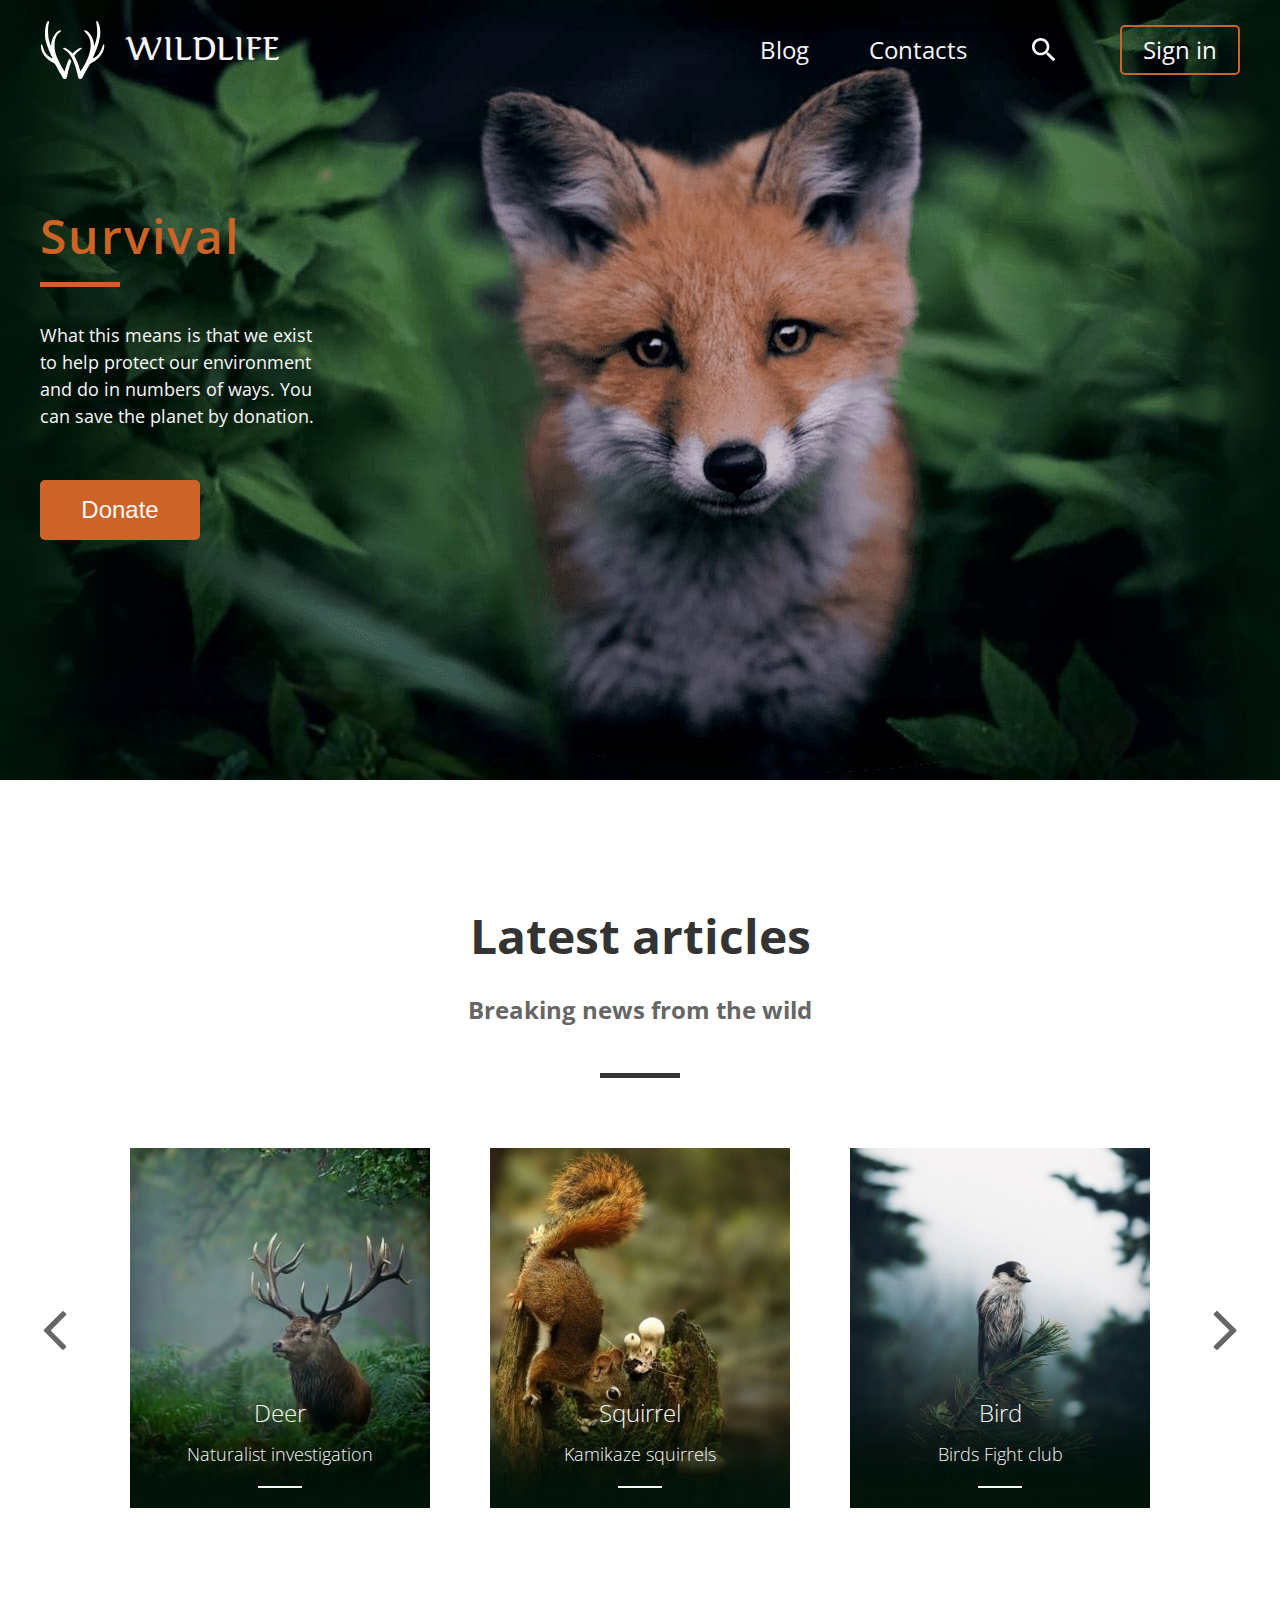
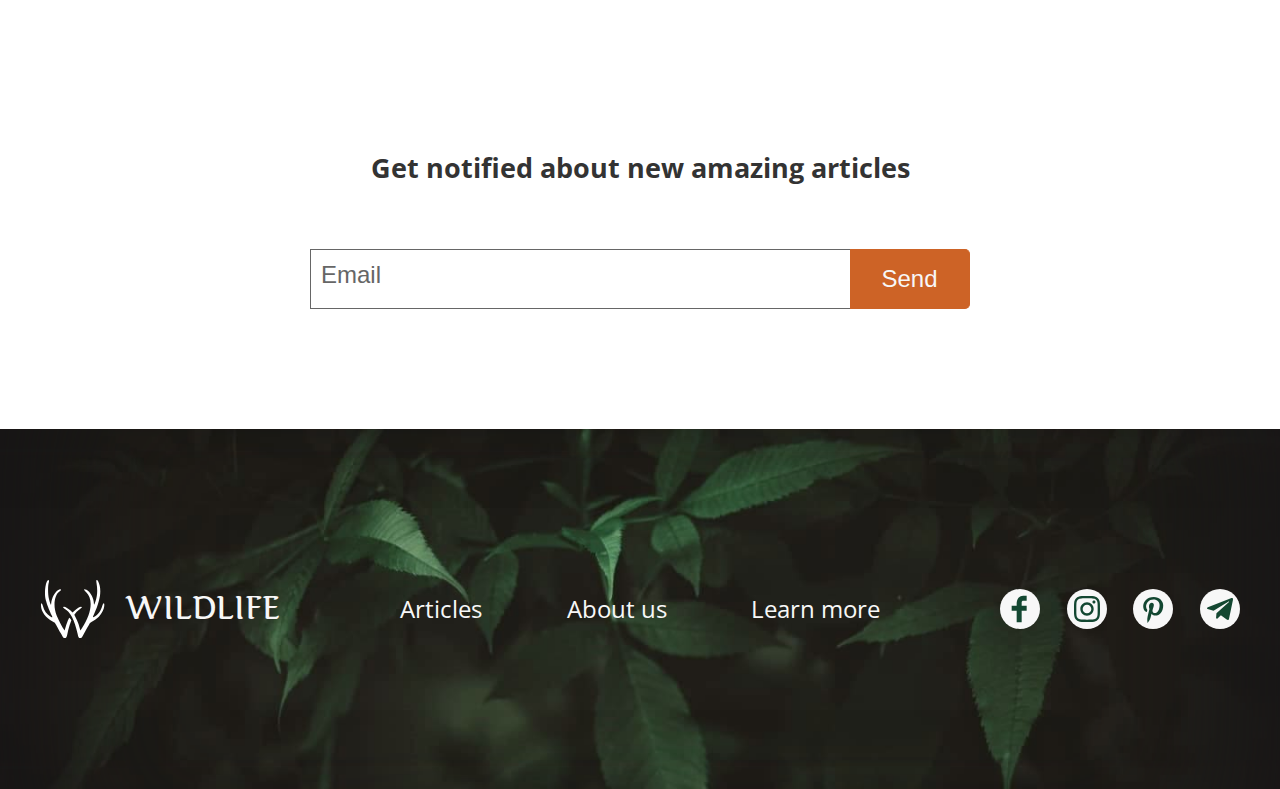
<file: 06-build-page/project-dist/index.html>
<!DOCTYPE html>
<html lang="en">
  <head>
    <meta charset="UTF-8" />
    <meta name="viewport" content="width=device-width, initial-scale=1.0"/>
    <link
      href="https://fonts.googleapis.com/css2?family=Open+Sans:wght@100;300;400;600&display=swap"
      rel="stylesheet"
    />
    <link rel="stylesheet" href="style.css"/>
    <title>wildlife</title>
  </head>
<body>
    <header class="header">
  <div class="container">
    <div class="inner-container">
      <nav class="main-nav">
        <div class="logo">
          <div class="logo-icon"></div>
          <h1>wildlife</h1>
        </div>
        <ul class="nav-list">
          <li class="list-item"><a href="#">Blog</a></li>
          <li class="list-item"><a href="#">Contacts</a></li>
          <li class="list-item search"><a href="#"></a></li>
          <li class="list-item login"><a href="#">Sign in</a></li>
        </ul>
      </nav>
      <div class="header-promo">
        <h2 class="header-title">Survival</h2>
        <p class="header-text">
          What this means is that we exist to help protect our environment
          and do in numbers of ways. You can save the planet by donation.
        </p>
        <button class="header-button">Donate</button>
      </div>
    </div>
  </div>
</header>
    <main class="main">
      <div class="container">
  <div class="inner-container">
    <h2 class="main-title">Latest articles</h2>
    <h3 class="main-subtitle">Breaking news from the wild</h3>
    <div class="slider">
      <a class="arrow arrow-left"></a>
      <div class="item item1">
        <a href="#">
          <h2 class="item-title">Deer</h2>
          <h3 class="item-subtitle">Naturalist investigation</h3>
        </a>
      </div>
      <div class="item item2">
        <a href="#">
          <h2 class="item-title">Squirrel</h2>
          <h3 class="item-subtitle">Kamikaze squirrels</h3>
        </a>
      </div>
      <div class="item item3">
        <a href="#">
          <h2 class="item-title">Bird</h2>
          <h3 class="item-subtitle">Birds Fight club</h3>
        </a>
      </div>
      <a class="arrow arrow-right"></a>
    </div>
    <div class="mail">
      <h2 class="mail-title">Get notified about new amazing articles</h2>
      <form action="#" method="post" class="mail-form">
        <input
          type="text"
          class="mail-input"
          placeholder="Email"
          required
          autofocus
        />
        <input type="submit" class="mail-button" value="Send"/>
      </form>
    </div>
  </div>
</div>
    </main>   
    <footer class="footer">
  <div class="container">
    <div class="inner-container footer-inner-container">
      <div class="logo">
        <div class="logo-icon"></div>
        <h2>wildlife</h2>
      </div>
      <ul class="nav-list">
        <li class="list-item"><a href="#">Articles</a></li>
        <li class="list-item"><a href="#">About us</a></li>
        <li class="list-item"><a href="#">Learn more</a></li>
      </ul>
      <ul class="nav-list social-list">
        <li class="list-item social-item fb"><a href="#"></a></li>
        <li class="list-item social-item instagramm"><a href="#"></a></li>
        <li class="list-item social-item pinterest"><a href="#"></a></li>
        <li class="list-item social-item telegram"><a href="#"></a></li>
      </ul>
    </div>
  </div>
</footer>    
</body>
</html>
</file>
<file: 06-build-page/project-dist/style.css>
@font-face {
  font-family: 'Karolina';
  src: url('assets/fonts/Karolina-Regular.woff2') format('woff2');
  font-weight: normal;
  font-style: normal;
}

* {
  box-sizing: border-box;
}

body {
  margin: 0;
  padding: 0;
  font-family: 'Open Sans', sans-serif;
  font-size: 18px;
  line-height: 1.5;
}

.inner-container {
  max-width: 1200px;
  margin: 0 auto;
}

header {
  background-color: #02160b;
}

header .container {
  min-height: 780px;
  background-image: url('assets/img/header.jpg');
  background-size: cover;
  padding-top: 20px;
  box-shadow: -150px 0 150px -100px #02160b inset, 150px 0 150px -100px #02160b inset, -100px 0 100px -90px #02160b inset, 100px 0 100px -90px #02160b inset, -50px 0 50px -40px #02160b inset, 50px 0 50px -40px #02160b inset;
}

.main-nav {
  display: flex;
  align-items: center;
  justify-content: space-between;
  margin-bottom: 120px;
}

.nav-list {
  display: flex;
  align-items: center;
  justify-content: space-between;
  width: 480px;
  padding: 0;
  margin: 0;
  height: 60px;
}

.list-item {
  padding: 0;
  margin: 0;
  list-style: none;
}

.list-item a {
  font-size: 24px;
  line-height: 60px;
  color: #f7f7f7;
  text-decoration: none;
  transition: .3s;
}

.list-item:hover a {
  color: #cd6326;
}

.logo {
  display: flex;
  align-items: center;
  justify-content: space-between;
  width: 240px;
  height: 60px;
}

.logo-icon {
  width: 70px;
  height: 60px;
  background-image: url('assets/svg/logo.svg');
  background-size: contain;
  background-position: left center;
  background-repeat: no-repeat;  
}

.logo h1,
.logo h2 {
  padding: 0;
  margin: 0;
  font-family: 'Karolina';
  font-size: 32px;
  color: #f7f7f7;
  line-height: 60px;
  text-transform: uppercase;
  font-weight: 300;
}

.search {
  width: 32px;
  height: 32px;
  background-image: url('assets/svg/search.svg');
  background-size: contain;
  background-position: center center;
  background-repeat: no-repeat;  
  cursor: pointer;
}

.login {
  width: 120px;
  height: 50px;
  border: 2px solid #cd6326;  
  border-radius: 5px;
  text-align: center;
  transition: .3s;
}

.login:hover {
  background-color: #cd6326;
  border-color: #cd6326;
}

.login:active {
  background-color: #8F5515;
  border-color: #8F5515;
}

.login a,
.login:hover a,
.login:active a {
  color: #f7f7f7;
  line-height: 46px;
}

.header-title {
  position: relative;
  font-size: 48px;
  font-weight: 600;
  color: #cd6326;
  letter-spacing: 2px;
  margin-bottom: 50px;
}

.header-title::after {
  content: '';
  position: absolute;
  left: 0;
  bottom: -15px;
  width: 80px;
  height: 5px;
  background-color: #cd6326;
}

.header-text {
  width: 280px;
  color: #f7f7f7;
  margin-bottom: 50px;
}

.header-button {
  width: 160px;
  height: 60px;
  color: #f7f7f7;
  background-color: #cd6326;
  border-radius: 5px;
  font-size: 24px;
  border: 0;
  outline: 0;
  cursor: pointer;
  transition: .3s;
}

.header-button:hover {
  background-color: #E4902D;
}

.header-button:active {
  background-color: #8F5515;
}
main .container {
  padding-top: 120px;
  padding-bottom: 120px;
}

.main-title {
  font-size: 48px;
  color: #333;
  text-align: center;
  margin: 0;
  padding: 0;
  margin-bottom: 20px;
}

.main-subtitle {
  position: relative;
  font-size: 24px;
  color: #666;
  text-align: center;
  margin: 0;
  margin-bottom: 120px;
  padding: 0;
}

.main-subtitle::after {
  content: '';
  position: absolute;
  left: 50%;
  margin-left: -40px;
  bottom: -50px;
  width: 80px;
  height: 5px;
  background-color: #333;
}

.slider {
  display: flex;
  align-items: center;
  justify-content: space-between;
  margin-bottom: 240px;
}

.item a {
  display: flex;
  align-items: center;
  justify-content: flex-end;
  flex-direction: column;
  width: 300px;
  height: 360px;
  background-size: cover;
  background-repeat: no-repeat;  
  text-decoration: none;
  box-shadow: 0 -150px 150px -120px #02160b inset, 0 -100px 100px -80px #02160b inset, 0 -50px 50px -40px #02160b inset;
}

.item1 {
  background-image: url('assets/img/item1.jpg');
}

.item2 {
  background-image: url('assets/img/item2.jpg');
}

.item3 {
  background-image: url('assets/img/item3.jpg');
}

.item-title {
  font-size: 24px;
  font-weight: 300;
  color: #f7f7f7;
  text-align: center;
  margin: 0;
  padding: 0;
  margin-bottom: 10px;
}

.item-subtitle {
  position: relative;
  font-size: 18px;
  font-weight: 100;
  color: #f7f7f7;
  text-align: center;
  margin: 0;
  margin-bottom: 40px;
  padding: 0;
}

.item-subtitle::after {
  content: '';
  position: absolute;
  left: 50%;
  margin-left: -22px;
  bottom: -20px;
  width: 44px;
  height: 2px;
  background-color: #f7f7f7;
}

.arrow {
  width: 30px;
  height: 70px;
  background-size: contain;
  background-position: center center;
  background-repeat: no-repeat;
  cursor: pointer;
}

.arrow-left {
  background-image: url('assets/svg/arrow-left.svg');
}

.arrow-right {
  background-image: url('assets/svg/arrow-right.svg');
}

.mail-form {
  display: flex;
  height: 60px;
  justify-content: center;
}

.mail-title {
  padding: 0;
  margin: 0;
  margin-bottom: 60px;
  text-align: center;
  color: #333;
}

.mail-input {
  box-sizing: border-box;
  width: 540px;
  height: 60px;
  padding: 10px;
  background-color:transparent;
  border: 1px solid #666;
  border-right: 0;
  outline: 0;
}

.mail-input::placeholder {
  font-size: 24px;
  line-height: 58px;
  color: #666;
}

.mail-button {
  width: 120px;
  height: 60px;
  color: #f7f7f7;
  background-color: #cd6326;  
  font-size: 24px;
  border: 1px solid #cd6326;
  border-radius: 0 5px 5px 0;
  border-left: 0;
  cursor: pointer;
  transition: .3s;
}

.mail-button:hover {
  background-color: #E4902D;
  border-color: #E4902D;
  outline: 0;
}

.mail-button:active {
  background-color: #8F5515;
  border-color: #8F5515;
  outline: 0;
}

footer {
  background-color: #181617;
}

footer .container {
  background-image: url('assets/img/footer.jpg');
  background-size: cover;
  box-shadow: -150px 0 150px -100px #181617 inset, 150px 0 150px -100px #181617 inset;
}

.footer-inner-container {
  display: flex;
  align-items: center;
  justify-content: space-between;  
  min-height: 360px;
}

.social-list {
  width: 240px;
  display: flex;
  justify-content: space-between;
  align-items: center;
}

.social-item {
  width: 40px;
  height: 40px;
  border-radius: 20px;
}

.social-item a {
  display: block;
  width: 40px;
  height: 40px;
  border-radius: 20px;
  background-color: #f7f7f7;
  background-size: contain;
  background-position: center center;
  background-repeat: no-repeat;
}

.fb a {
  background-image: url('assets/svg/facebook.svg');
}

.instagramm a {
  background-image: url('assets/svg/instagram.svg');
  background-size: 26px;
}

.pinterest a {
  background-image: url('assets/svg/pinterest.svg');
}

.telegram a {
  background-image: url('assets/svg/telegram.svg');
  background-size: 26px;
}
</file>
